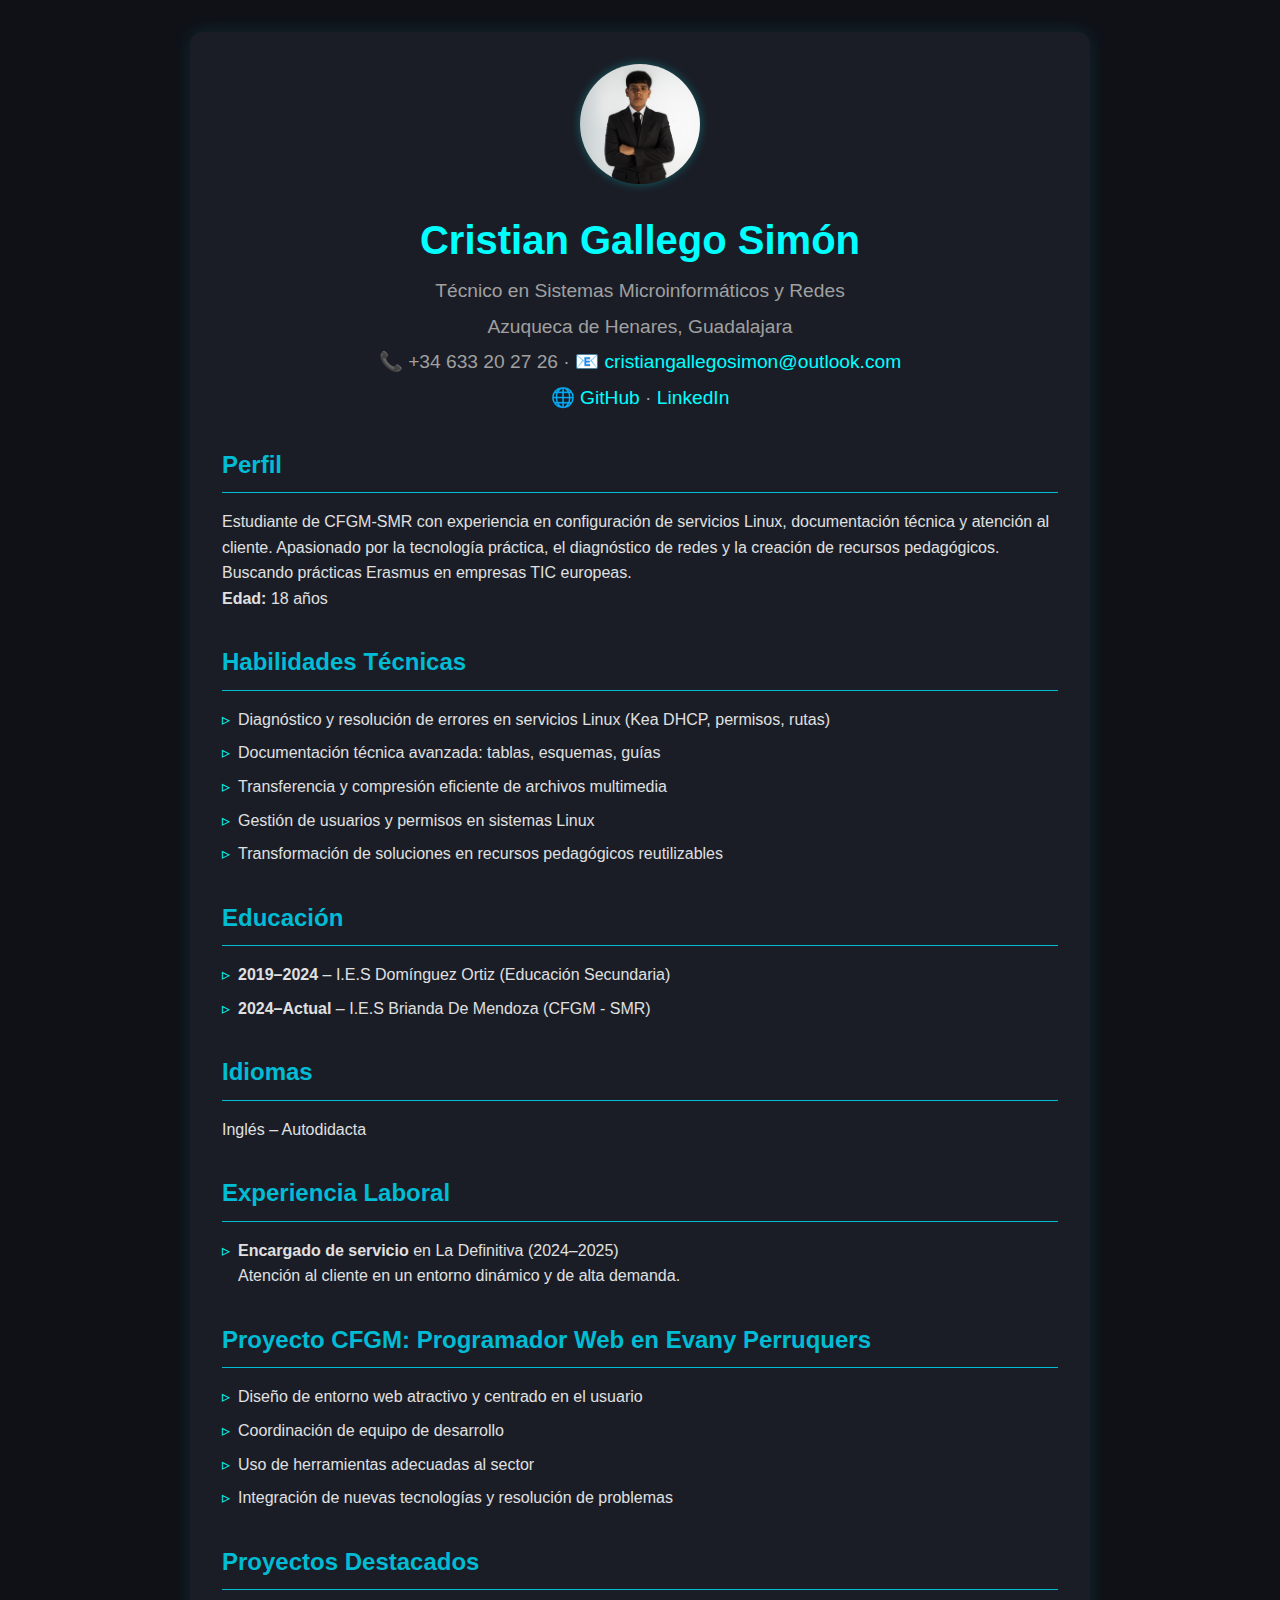
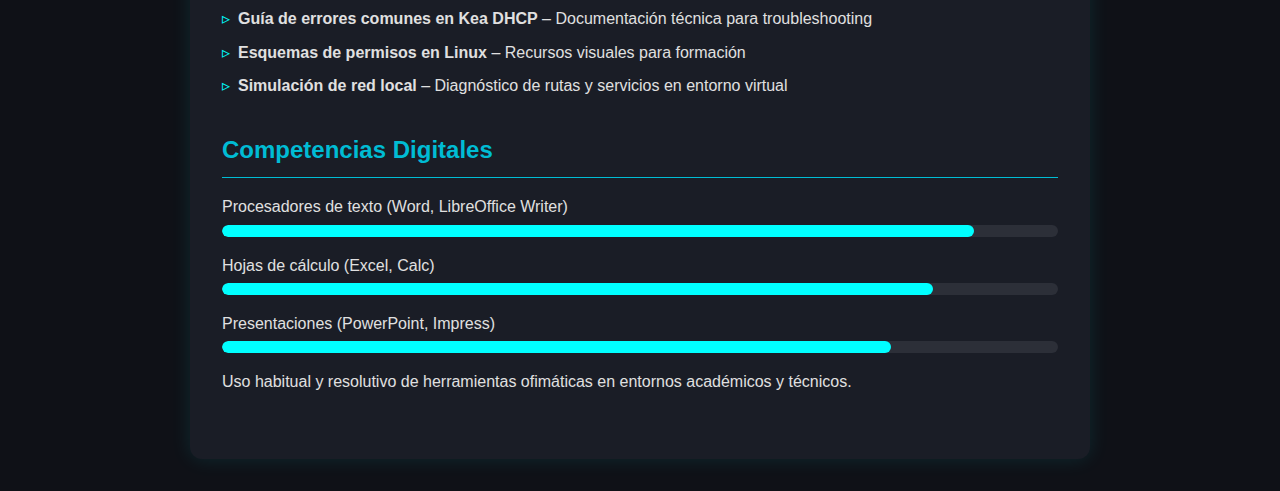
<file: 11/Index.html>
<!DOCTYPE html>
<html lang="es">
<head>
  <meta charset="UTF-8">
  <title>CV de Cristian Gallego Simón</title>
  <link rel="stylesheet" href="style.css">
</head>
<body>
  <div class="container">
    <header>
      <div class="photo">
        <img src="foto_cv_cristian.png" alt="Cristian Gallego Simon">
      </div>
      <h1>Cristian Gallego Simón</h1>
      <p>Técnico en Sistemas Microinformáticos y Redes</p>
      <p>Azuqueca de Henares, Guadalajara</p>
      <p>📞 +34 633 20 27 26 · 📧 <a href="mailto:cristiangallegosimon@outlook.com">cristiangallegosimon@outlook.com</a></p>
      <p>🌐 <a href="https://github.com/gallego012" target="_blank">GitHub</a> · <a href="https://www.linkedin.com/in/cristian-gallego-simon" target="_blank">LinkedIn</a></p>
    </header>

    <div class="section">
      <h2>Perfil</h2>
      <p>Estudiante de CFGM-SMR con experiencia en configuración de servicios Linux, documentación técnica y atención al cliente. Apasionado por la tecnología práctica, el diagnóstico de redes y la creación de recursos pedagógicos. Buscando prácticas Erasmus en empresas TIC europeas.</p>
      <p><strong>Edad:</strong> 18 años</p>
    </div>

    <div class="section">
      <h2>Habilidades Técnicas</h2>
      <ul>
        <li>Diagnóstico y resolución de errores en servicios Linux (Kea DHCP, permisos, rutas)</li>
        <li>Documentación técnica avanzada: tablas, esquemas, guías</li>
        <li>Transferencia y compresión eficiente de archivos multimedia</li>
        <li>Gestión de usuarios y permisos en sistemas Linux</li>
        <li>Transformación de soluciones en recursos pedagógicos reutilizables</li>
      </ul>
    </div>

    <div class="section">
      <h2>Educación</h2>
      <ul>
        <li><strong>2019–2024</strong> – I.E.S Domínguez Ortiz (Educación Secundaria)</li>
        <li><strong>2024–Actual</strong> – I.E.S Brianda De Mendoza (CFGM - SMR)</li>
      </ul>
    </div>

    <div class="section">
      <h2>Idiomas</h2>
      <p>Inglés – Autodidacta</p>
    </div>

    <div class="section">
      <h2>Experiencia Laboral</h2>
      <ul>
        <li><strong>Encargado de servicio</strong> en La Definitiva (2024–2025)<br>Atención al cliente en un entorno dinámico y de alta demanda.</li>
      </ul>
    </div>

    <div class="section">
      <h2>Proyecto CFGM: Programador Web en Evany Perruquers</h2>
      <ul>
        <li>Diseño de entorno web atractivo y centrado en el usuario</li>
        <li>Coordinación de equipo de desarrollo</li>
        <li>Uso de herramientas adecuadas al sector</li>
        <li>Integración de nuevas tecnologías y resolución de problemas</li>
      </ul>
    </div>

    <div class="section">
      <h2>Proyectos Destacados</h2>
      <ul>
        <li><strong>Guía de errores comunes en Kea DHCP</strong> – Documentación técnica para troubleshooting</li>
        <li><strong>Esquemas de permisos en Linux</strong> – Recursos visuales para formación</li>
        <li><strong>Simulación de red local</strong> – Diagnóstico de rutas y servicios en entorno virtual</li>
      </ul>
    </div>
        <div class="section">
      <h2>Competencias Digitales</h2>
      <div class="skill-bar">
        <span>Procesadores de texto (Word, LibreOffice Writer)</span>
        <div class="bar"><div class="fill" style="width: 90%;"></div></div>
      </div>
      <div class="skill-bar">
        <span>Hojas de cálculo (Excel, Calc)</span>
        <div class="bar"><div class="fill" style="width: 85%;"></div></div>
      </div>
      <div class="skill-bar">
        <span>Presentaciones (PowerPoint, Impress)</span>
        <div class="bar"><div class="fill" style="width: 80%;"></div></div>
      </div>
      <p style="margin-top: 1rem;">Uso habitual y resolutivo de herramientas ofimáticas en entornos académicos y técnicos.</p>
    </div>
  </div>
</body>
</html>
</file>
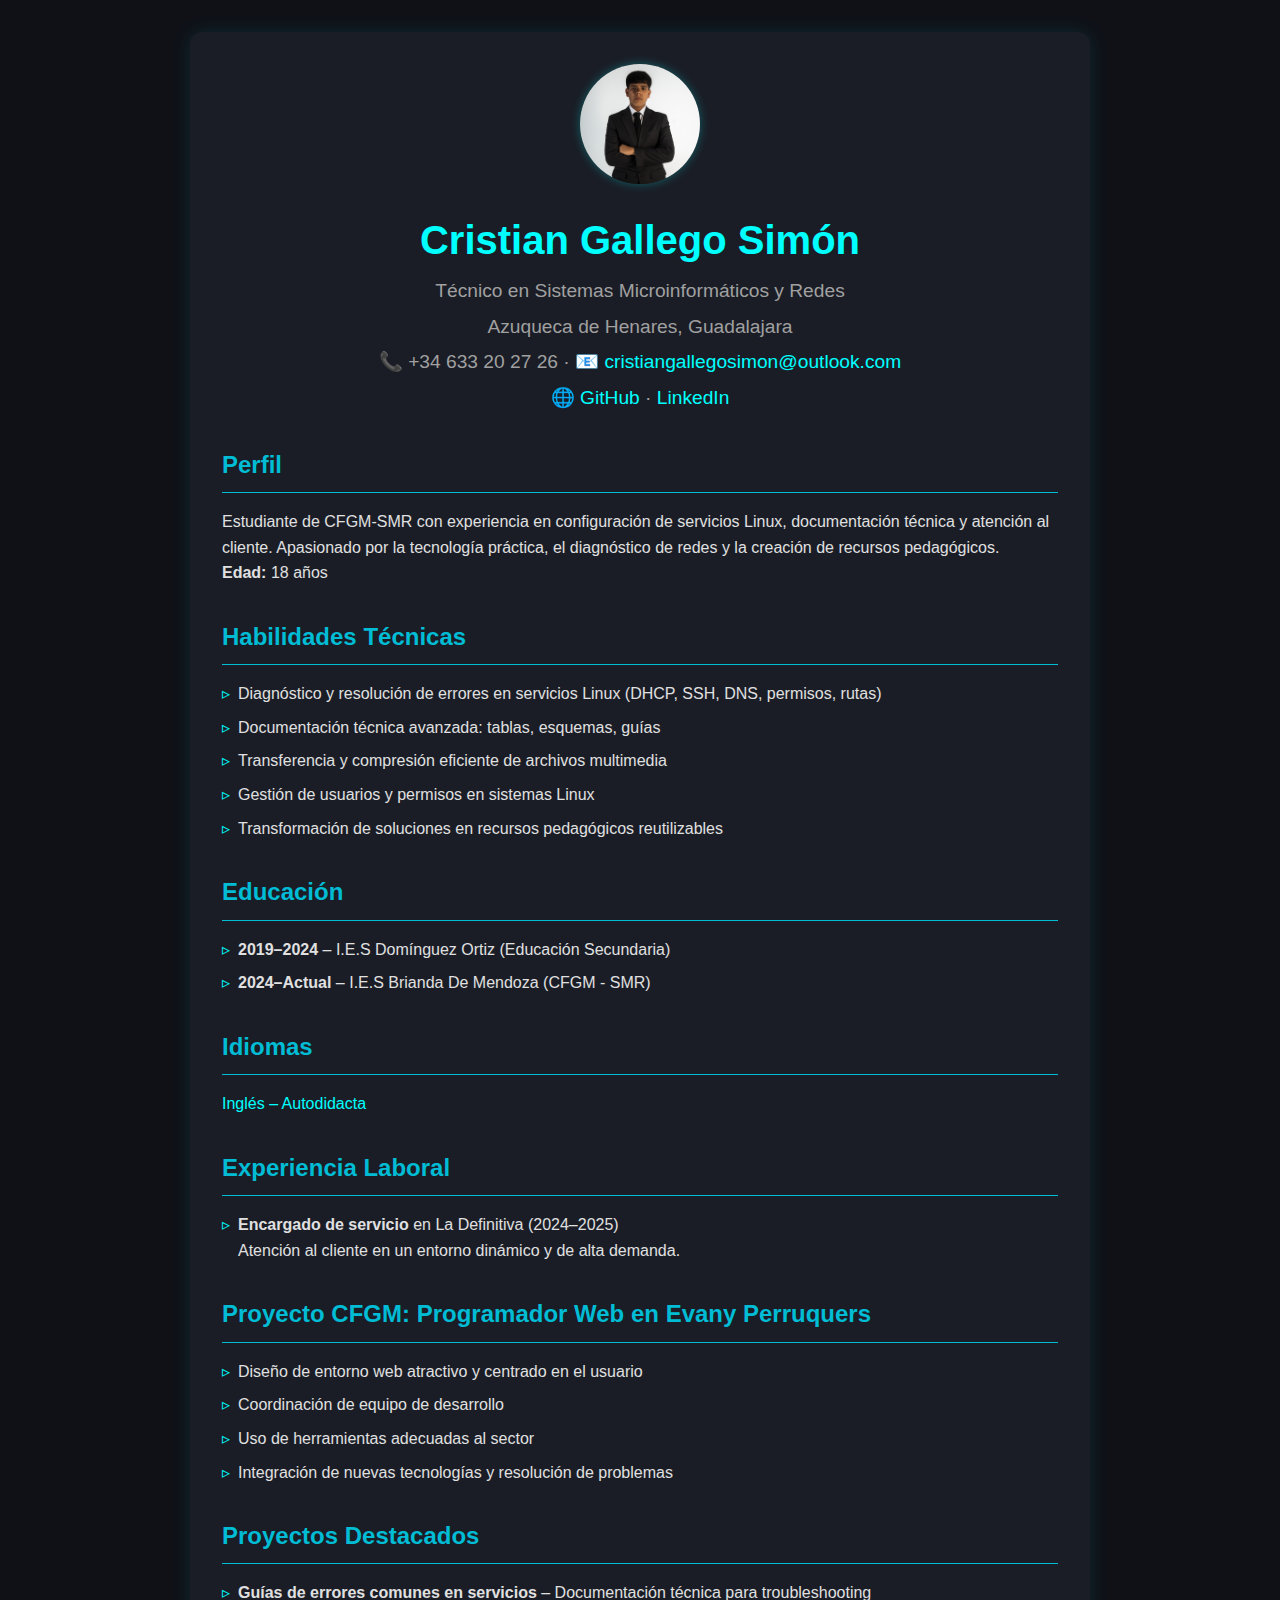
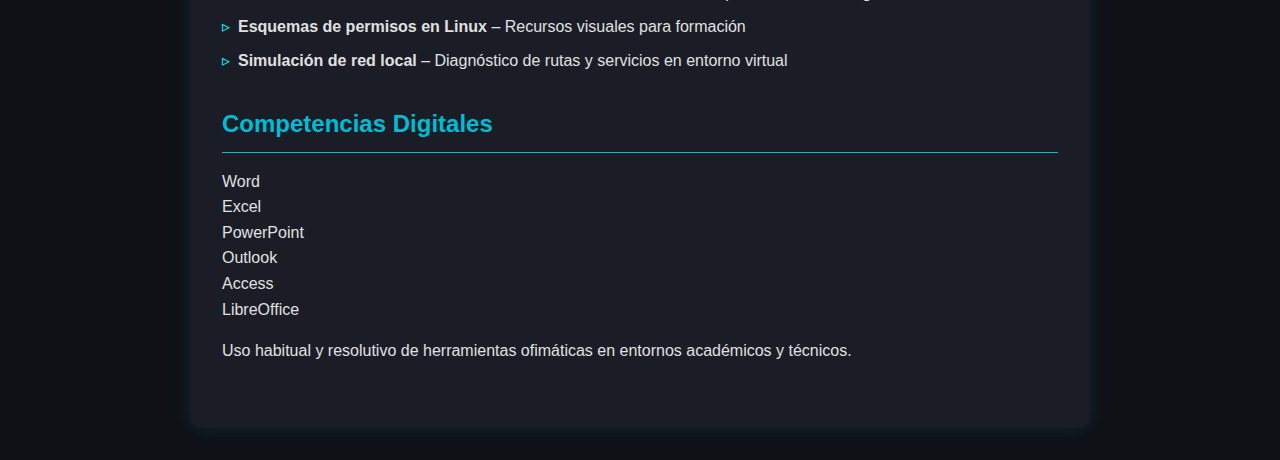
<file: docs/index.html>
<!DOCTYPE html>
<html lang="es">
<head>
  <meta charset="UTF-8">
  <link rel="icon" href="icon_page.png"image/png">
  <title>Portafolio</title>
  <link rel="stylesheet" href="style.css">
</head>
<body>
  <div class="container">
    <header>
      <div class="photo">
        <img src="foto_cv_cristian.png" alt="Cristian Gallego Simon">
      </div>
      <h1>Cristian Gallego Simón</h1>
      <p>Técnico en Sistemas Microinformáticos y Redes</p>
      <p>Azuqueca de Henares, Guadalajara</p>
      <p>📞 +34 633 20 27 26 · 📧 <a href="mailto:cristiangallegosimon@outlook.com">cristiangallegosimon@outlook.com</a></p>
      <p>🌐 <a href="https://github.com/gallego012" target="_blank">GitHub</a> · <a href="https://www.linkedin.com/in/cristian-gallego-simon" target="_blank">LinkedIn</a></p>
    </header>

    <div class="section">
      <h2>Perfil</h2>
      <p>Estudiante de CFGM-SMR con experiencia en configuración de servicios Linux, documentación técnica y atención al cliente. Apasionado por la tecnología práctica, el diagnóstico de redes y la creación de recursos pedagógicos.</p>
      <p><strong>Edad:</strong> 18 años</p>
    </div>

    <div class="section">
      <h2>Habilidades Técnicas</h2>
      <ul>
        <li>Diagnóstico y resolución de errores en servicios Linux (DHCP, SSH, DNS, permisos, rutas)</li>
        <li>Documentación técnica avanzada: tablas, esquemas, guías</li>
        <li>Transferencia y compresión eficiente de archivos multimedia</li>
        <li>Gestión de usuarios y permisos en sistemas Linux</li>
        <li>Transformación de soluciones en recursos pedagógicos reutilizables</li>
      </ul>
    </div>

    <div class="section">
      <h2>Educación</h2>
      <ul>
        <li><strong>2019–2024</strong> – I.E.S Domínguez Ortiz (Educación Secundaria)</li>
        <li><strong>2024–Actual</strong> – I.E.S Brianda De Mendoza (CFGM - SMR)</li>
      </ul>
    </div>

    <div class="section">
      <h2>Idiomas</h2>
      <a href="index_english.html" class="btn-language">Inglés – Autodidacta</a>
    </div>

    <div class="section">
      <h2>Experiencia Laboral</h2>
      <ul>
        <li><strong>Encargado de servicio</strong> en La Definitiva (2024–2025)<br>Atención al cliente en un entorno dinámico y de alta demanda.</li>
      </ul>
    </div>

    <div class="section">
      <h2>Proyecto CFGM: Programador Web en Evany Perruquers</h2>
      <ul>
        <li>Diseño de entorno web atractivo y centrado en el usuario</li>
        <li>Coordinación de equipo de desarrollo</li>
        <li>Uso de herramientas adecuadas al sector</li>
        <li>Integración de nuevas tecnologías y resolución de problemas</li>
      </ul>
    </div>

    <div class="section">
      <h2>Proyectos Destacados</h2>
      <ul>
        <li><strong>Guías de errores comunes en servicios</strong> – Documentación técnica para troubleshooting</li>
        <li><strong>Esquemas de permisos en Linux</strong> – Recursos visuales para formación</li>
        <li><strong>Simulación de red local</strong> – Diagnóstico de rutas y servicios en entorno virtual</li>
      </ul>
    </div>

    <div class="section">
      <h2>Competencias Digitales</h2>
      <div class="chart-container">
        <div class="chart" style="--angle: 288deg;" data-percent="80">Word</div>
        <div class="chart" style="--angle: 288deg;" data-percent="80">Excel</div>
        <div class="chart" style="--angle: 288deg;" data-percent="80">PowerPoint</div>
        <div class="chart" style="--angle: 324deg;" data-percent="90">Outlook</div>
        <div class="chart" style="--angle: 180deg;" data-percent="50">Access</div>
        <div class="chart" style="--angle: 324deg;" data-percent="90">LibreOffice</div>
      </div>
      <p style="margin-top: 1rem;">Uso habitual y resolutivo de herramientas ofimáticas en entornos académicos y técnicos.</p>
    </div>
  </div>
</body>
</html>
</file>
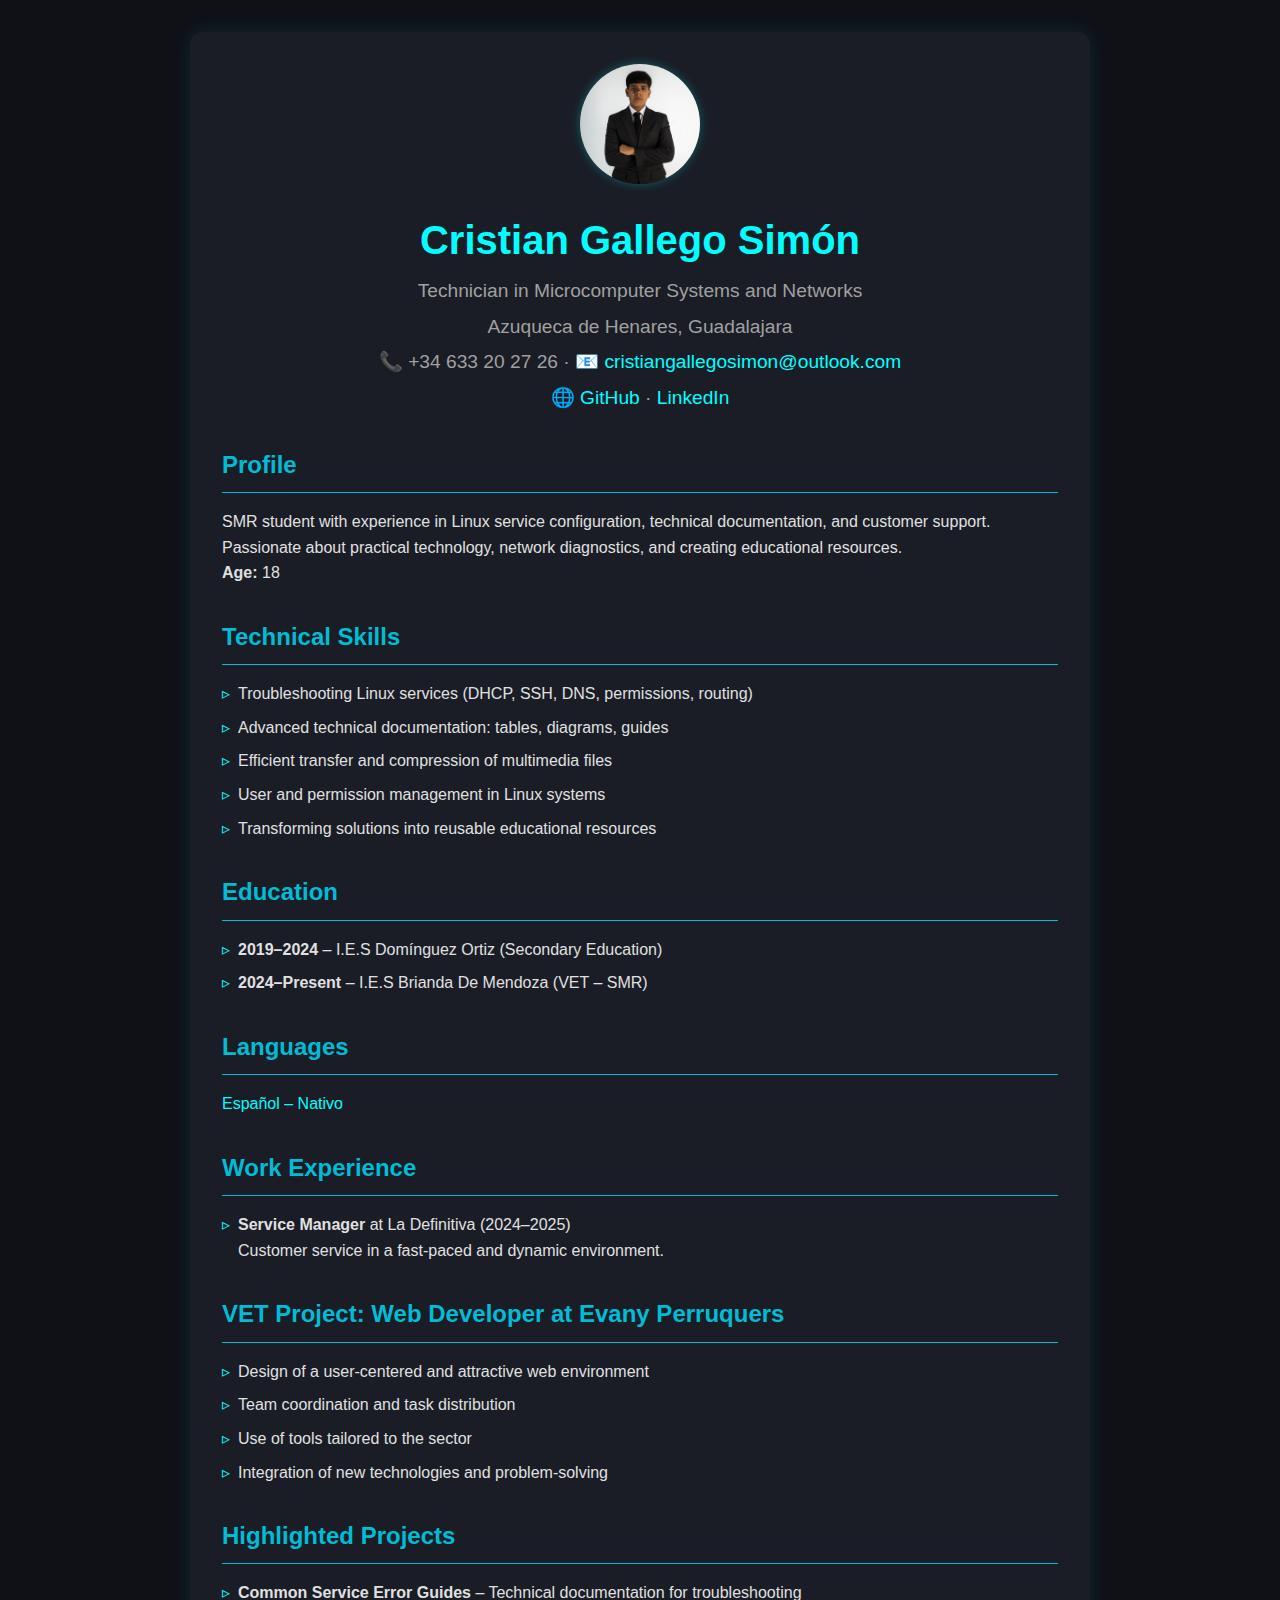
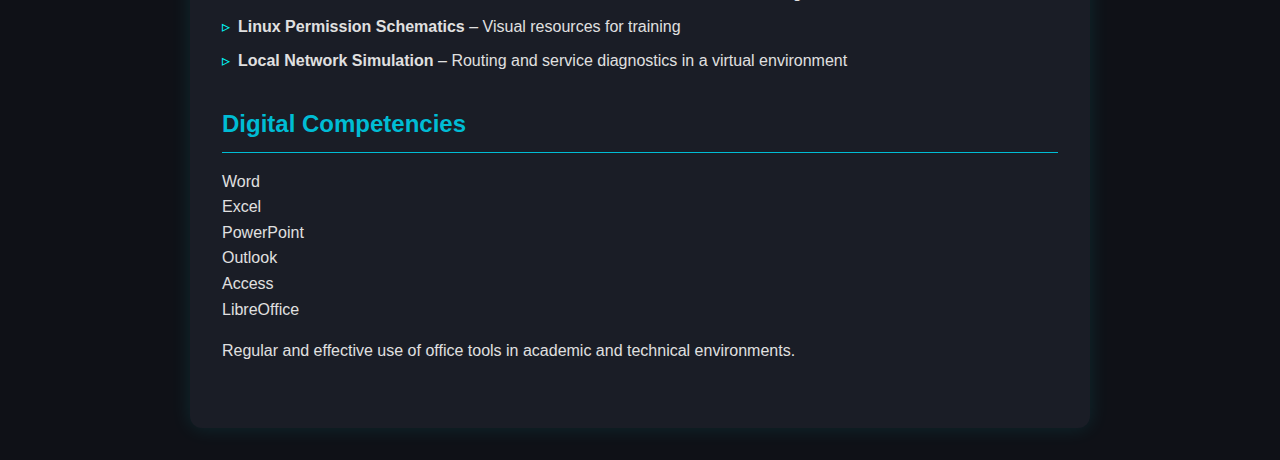
<file: docs/index_english.html>
<!DOCTYPE html>
<html lang="en">
<head>
  <meta charset="UTF-8">
    <link rel="icon" href="icon_page.png"image/png">
  <title>Portfolio</title>
  <link rel="stylesheet" href="style.css">
</head>
<body>
  <div class="container">
    <header>
      <div class="photo">
        <img src="foto_cv_cristian.png" alt="Cristian Gallego Simon">
      </div>
      <h1>Cristian Gallego Simón</h1>
      <p>Technician in Microcomputer Systems and Networks</p>
      <p>Azuqueca de Henares, Guadalajara</p>
      <p>📞 +34 633 20 27 26 · 📧 <a href="mailto:cristiangallegosimon@outlook.com">cristiangallegosimon@outlook.com</a></p>
      <p>🌐 <a href="https://github.com/gallego012" target="_blank">GitHub</a> · <a href="https://www.linkedin.com/in/cristian-gallego-simon" target="_blank">LinkedIn</a></p>
    </header>

    <div class="section">
      <h2>Profile</h2>
      <p>SMR student with experience in Linux service configuration, technical documentation, and customer support. Passionate about practical technology, network diagnostics, and creating educational resources.</p>
      <p><strong>Age:</strong> 18</p>
    </div>

    <div class="section">
      <h2>Technical Skills</h2>
      <ul>
        <li>Troubleshooting Linux services (DHCP, SSH, DNS, permissions, routing)</li>
        <li>Advanced technical documentation: tables, diagrams, guides</li>
        <li>Efficient transfer and compression of multimedia files</li>
        <li>User and permission management in Linux systems</li>
        <li>Transforming solutions into reusable educational resources</li>
      </ul>
    </div>

    <div class="section">
      <h2>Education</h2>
      <ul>
        <li><strong>2019–2024</strong> – I.E.S Domínguez Ortiz (Secondary Education)</li>
        <li><strong>2024–Present</strong> – I.E.S Brianda De Mendoza (VET – SMR)</li>
      </ul>
    </div>

    <div class="section">
      <h2>Languages</h2>
      <a href="index.html" class="btn-language">Español – Nativo</a>
    </div>

    <div class="section">
      <h2>Work Experience</h2>
      <ul>
        <li><strong>Service Manager</strong> at La Definitiva (2024–2025)<br>Customer service in a fast-paced and dynamic environment.</li>
      </ul>
    </div>

    <div class="section">
      <h2>VET Project: Web Developer at Evany Perruquers</h2>
      <ul>
        <li>Design of a user-centered and attractive web environment</li>
        <li>Team coordination and task distribution</li>
        <li>Use of tools tailored to the sector</li>
        <li>Integration of new technologies and problem-solving</li>
      </ul>
    </div>

    <div class="section">
      <h2>Highlighted Projects</h2>
      <ul>
        <li><strong>Common Service Error Guides</strong> – Technical documentation for troubleshooting</li>
        <li><strong>Linux Permission Schematics</strong> – Visual resources for training</li>
        <li><strong>Local Network Simulation</strong> – Routing and service diagnostics in a virtual environment</li>
      </ul>
    </div>

    <div class="section">
      <h2>Digital Competencies</h2>
      <div class="chart-container">
            <div class="chart" style="--angle: 288deg;" data-percent="80">Word</div>
            <div class="chart" style="--angle: 288deg;" data-percent="80">Excel</div>
            <div class="chart" style="--angle: 288deg;" data-percent="80">PowerPoint</div>
            <div class="chart" style="--angle: 324deg;" data-percent="90">Outlook</div>
            <div class="chart" style="--angle: 180deg;" data-percent="50">Access</div>
            <div class="chart" style="--angle: 324deg;" data-percent="90">LibreOffice</div>
      </div>
      <p style="margin-top: 1rem;">Regular and effective use of office tools in academic and technical environments.</p>
    </div>
  </div>
</body>
</html>
</file>
<file: 11/style.css>
* {
  margin: 0;
  padding: 0;
  box-sizing: border-box;
}

body {
  font-family: 'Segoe UI', Roboto, sans-serif;
  background-color: #0f1117;
  color: #e0e0e0;
  line-height: 1.6;
  padding: 2rem;
}

.container {
  max-width: 900px;
  margin: auto;
  background-color: #1a1d26;
  padding: 2rem;
  border-radius: 12px;
  box-shadow: 0 0 20px rgba(0, 255, 255, 0.1);
}

header {
  text-align: center;
  margin-bottom: 2rem;
}

header h1 {
  font-size: 2.5rem;
  color: #00ffff;
}

header p {
  font-size: 1.2rem;
  color: #a0a0a0;
  margin: 0.3rem 0;
}

.photo img {
  width: 120px;
  height: 120px;
  border-radius: 50%;
  object-fit: cover;
  margin-bottom: 1rem;
  box-shadow: 0 0 10px rgba(0, 255, 255, 0.3);
}

.section {
  margin-bottom: 2rem;
}

.section h2 {
  font-size: 1.5rem;
  color: #00bcd4;
  border-bottom: 1px solid #00bcd4;
  padding-bottom: 0.5rem;
  margin-bottom: 1rem;
}

.section ul {
  list-style: none;
}

.section ul li {
  margin-bottom: 0.5rem;
  padding-left: 1rem;
  position: relative;
}

.section ul li::before {
  content: "▹";
  position: absolute;
  left: 0;
  color: #00ffff;
}

a {
  color: #00ffff;
  text-decoration: none;
}

a:hover {
  text-decoration: underline;
}

@media (max-width: 600px) {
  body {
    padding: 1rem;
  }

  .container {
    padding: 1rem;
  }

  header h1 {
    font-size: 2rem;
  }

  .section h2 {
    font-size: 1.3rem;
  }

  .photo img {
    width: 100px;
    height: 100px;
  }
}
.skill-bar {
  margin-bottom: 1rem;
}

.skill-bar span {
  display: block;
  margin-bottom: 0.3rem;
  color: #e0e0e0;
  font-weight: 500;
}

.bar {
  background-color: #2c2f38;
  border-radius: 6px;
  overflow: hidden;
  height: 12px;
}

.fill {
  background-color: #00ffff;
  height: 100%;
  border-radius: 6px;
}
</file>
<file: docs/style.css>
* {
  margin: 0;
  padding: 0;
  box-sizing: border-box;
}

body {
  font-family: 'Segoe UI', Roboto, sans-serif;
  background-color: #0f1117;
  color: #e0e0e0;
  line-height: 1.6;
  padding: 2rem;
}

.container {
  max-width: 900px;
  margin: auto;
  background-color: #1a1d26;
  padding: 2rem;
  border-radius: 12px;
  box-shadow: 0 0 20px rgba(0, 255, 255, 0.1);
}

header {
  text-align: center;
  margin-bottom: 2rem;
}

header h1 {
  font-size: 2.5rem;
  color: #00ffff;
}

header p {
  font-size: 1.2rem;
  color: #a0a0a0;
  margin: 0.3rem 0;
}

.photo img {
  width: 120px;
  height: 120px;
  border-radius: 50%;
  object-fit: cover;
  margin-bottom: 1rem;
  box-shadow: 0 0 10px rgba(0, 255, 255, 0.3);
}

.section {
  margin-bottom: 2rem;
}

.section h2 {
  font-size: 1.5rem;
  color: #00bcd4;
  border-bottom: 1px solid #00bcd4;
  padding-bottom: 0.5rem;
  margin-bottom: 1rem;
}

.section ul {
  list-style: none;
}

.section ul li {
  margin-bottom: 0.5rem;
  padding-left: 1rem;
  position: relative;
}

.section ul li::before {
  content: "▹";
  position: absolute;
  left: 0;
  color: #00ffff;
}

a {
  color: #00ffff;
  text-decoration: none;
}

a:hover {
  text-decoration: underline;
}

@media (max-width: 600px) {
  body {
    padding: 1rem;
  }

  .container {
    padding: 1rem;
  }

  header h1 {
    font-size: 2rem;
  }

  .section h2 {
    font-size: 1.3rem;
  }

  .photo img {
    width: 100px;
    height: 100px;
  }
}
.skill-bar {
  margin-bottom: 1rem;
}

.skill-bar span {
  display: block;
  margin-bottom: 0.3rem;
  color: #e0e0e0;
  font-weight: 500;
}

.bar {
  background-color: #2c2f38;
  border-radius: 6px;
  overflow: hidden;
  height: 12px;
}

.fill {
  background-color: #00ffff;
  height: 100%;
  border-radius: 6px;
}
</file>
